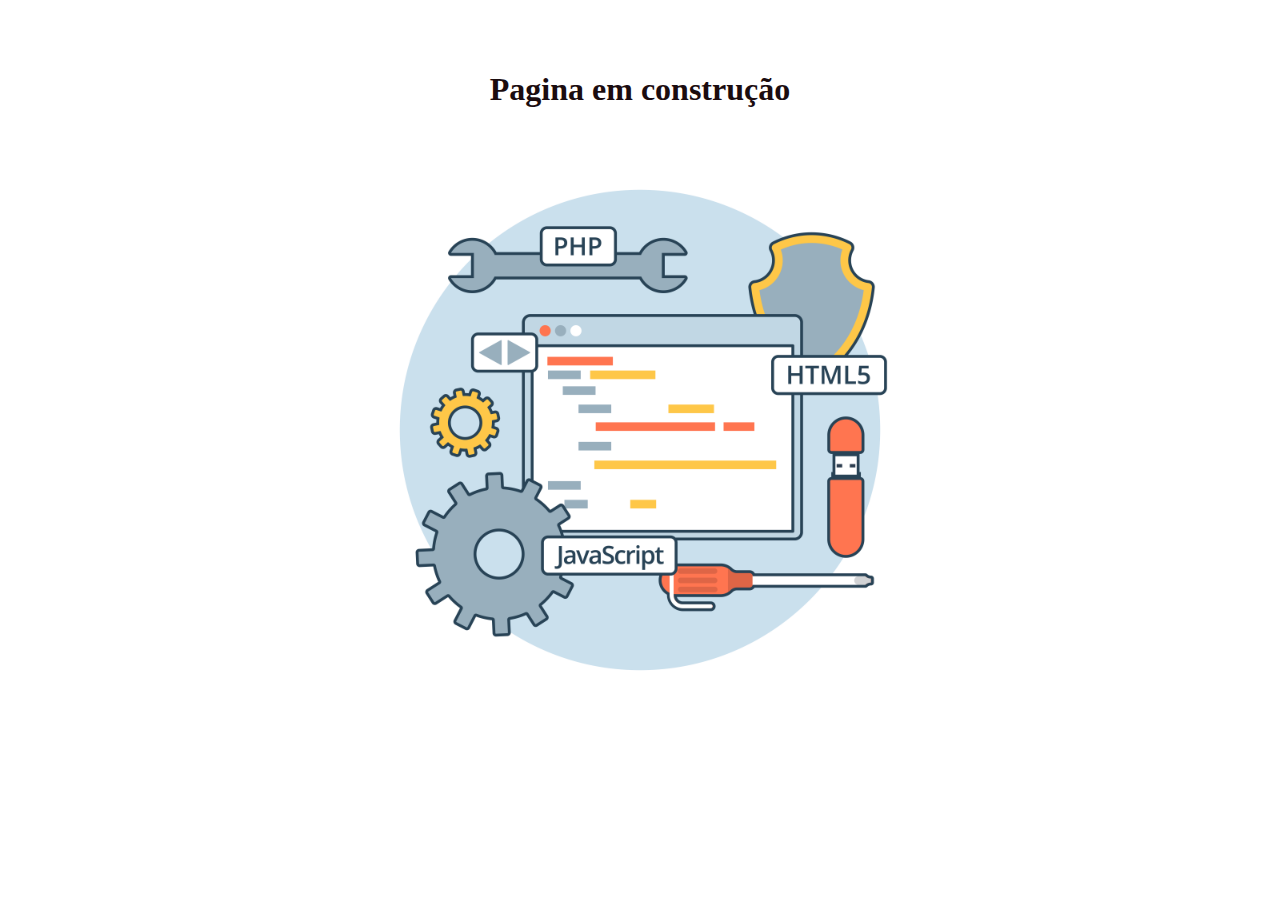
<file: html/estudos_css.html>
<!DOCTYPE html>
<html lang="en">

<head>
    <meta charset="UTF-8">
    <meta http-equiv="X-UA-Compatible" content="IE=edge">
    <meta name="viewport" content="width=device-width, initial-scale=1.0">
    <title>CSS</title>
</head>

<style>
    h1 {        
        padding: 50px 0 0;
    }
</style>

<body>

    <h1 style="color: rgb(27, 12, 15); text-align: center;">Pagina em construção</h1>

    <div style="text-align: center;">
        <img src="/img/7365.jpg" alt="construção" style="width: 600px;">
    </div>

</body>

</html>
</file>
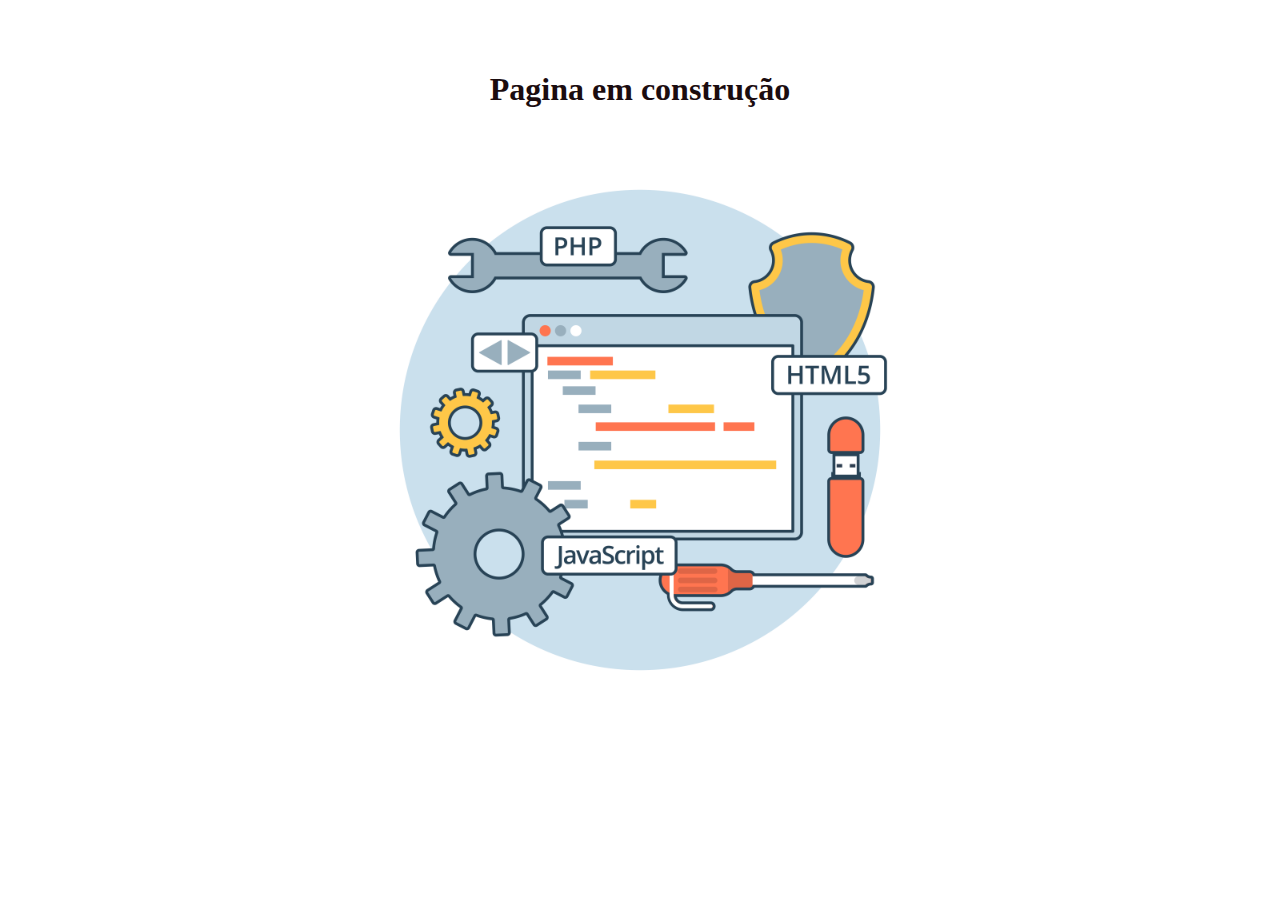
<file: html/estudos_js.html>
<!DOCTYPE html>
<html lang="en">

<head>
    <meta charset="UTF-8">
    <meta http-equiv="X-UA-Compatible" content="IE=edge">
    <meta name="viewport" content="width=device-width, initial-scale=1.0">
    <title>JS</title>
</head>

<style>
    h1 {        
        padding: 50px 0 0;
    }
</style>

<body>

    <h1 style="color: rgb(27, 12, 15); text-align: center;">Pagina em construção</h1>

    <div style="text-align: center;">
        <img src="/img/7365.jpg" alt="construção" style="width: 600px;">
    </div>

</body>

</html>
</file>
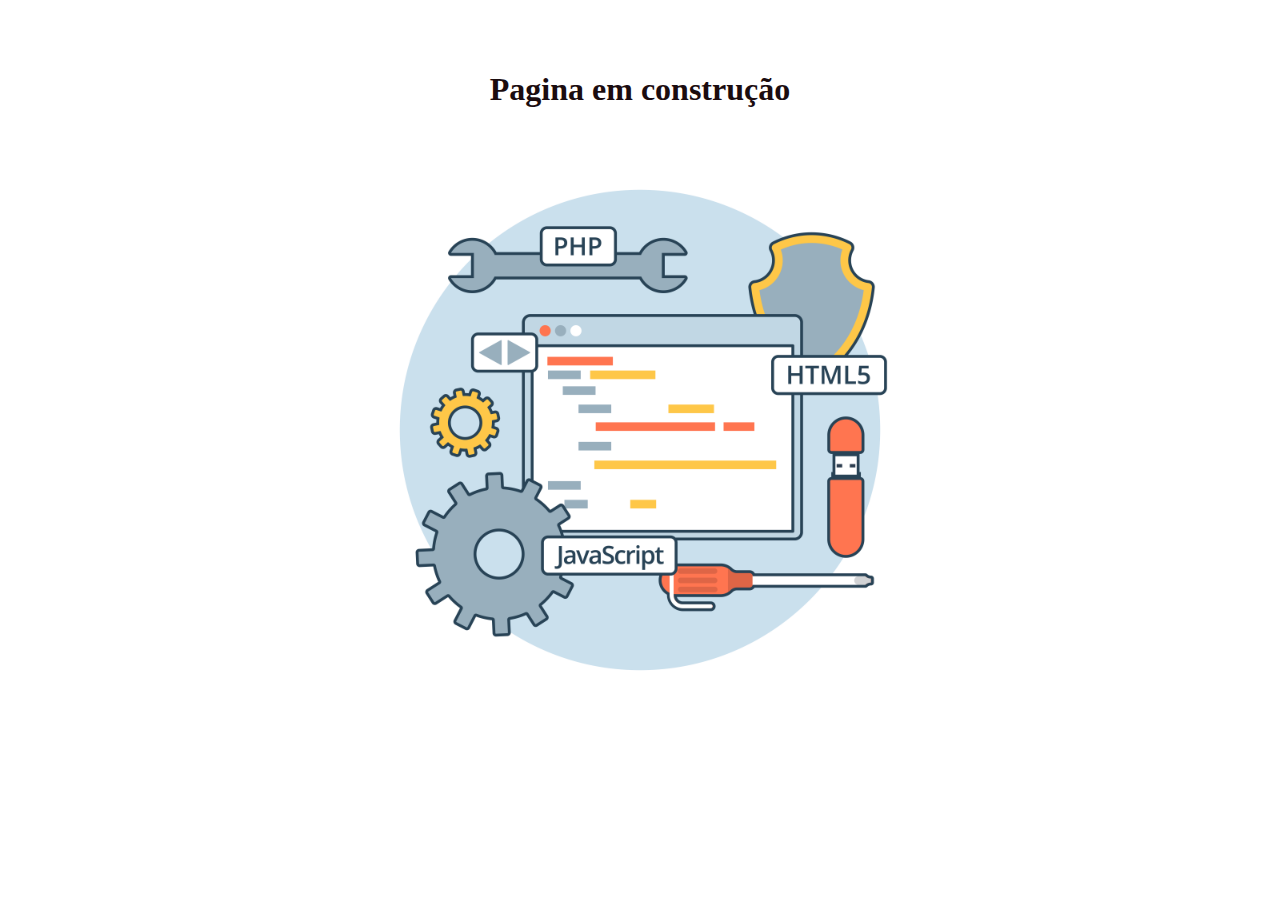
<file: html/python.html>
<!DOCTYPE html>
<html lang="en">

<head>
    <meta charset="UTF-8">
    <meta http-equiv="X-UA-Compatible" content="IE=edge">
    <meta name="viewport" content="width=device-width, initial-scale=1.0">
    <title>PYTHON</title>
</head>

<style>
    h1 {        
        padding: 50px 0 0;
    }
</style>

<body>

    <h1 style="color: rgb(27, 12, 15); text-align: center;">Pagina em construção</h1>

    <div style="text-align: center;">
        <img src="/img/7365.jpg" alt="construção" style="width: 600px;">
    </div>

</body>

</html>
</file>
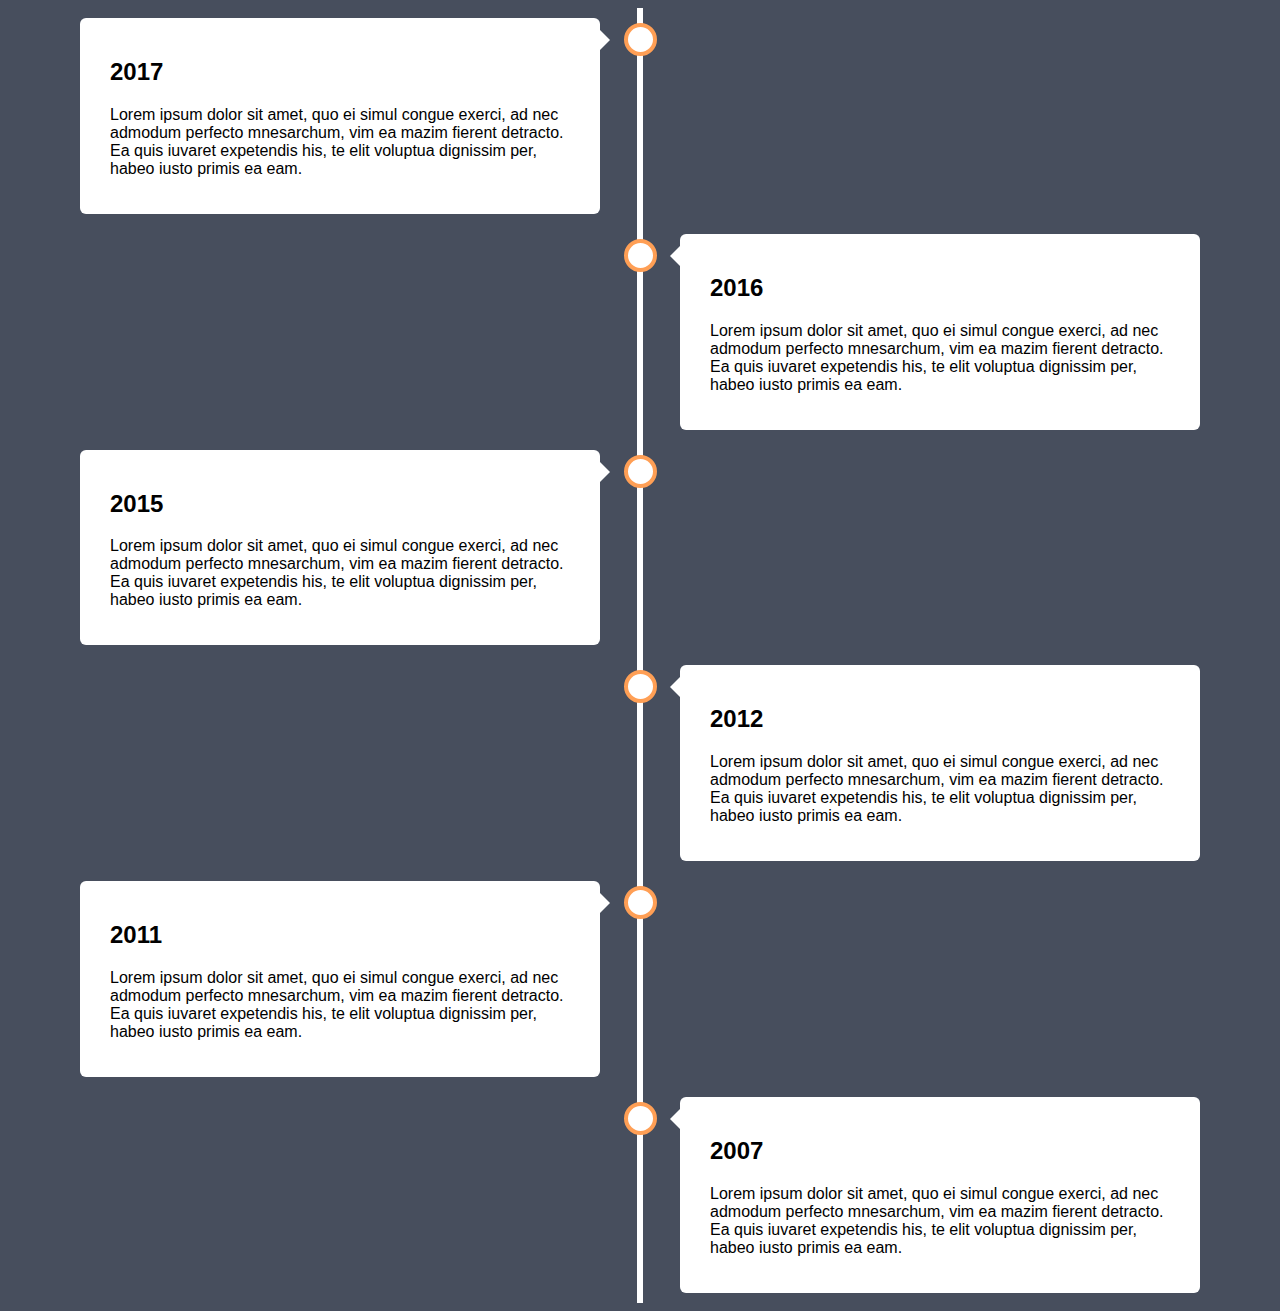
<file: html/teste.html>
<!DOCTYPE html>
<html>
<head>
<meta name="viewport" content="width=device-width, initial-scale=1.0">
<style>
* {
  box-sizing: border-box;
}

body {
  background-color: #474e5d;
  font-family: Helvetica, sans-serif;
}

/* The actual timeline (the vertical ruler) */
.timeline {
  position: relative;
  max-width: 1200px;
  margin: 0 auto;
}

/* The actual timeline (the vertical ruler) */
.timeline::after {
  content: '';
  position: absolute;
  width: 6px;
  background-color: white;
  top: 0;
  bottom: 0;
  left: 50%;
  margin-left: -3px;
}

/* Container around content */
.container {
  padding: 10px 40px;
  position: relative;
  background-color: inherit;
  width: 50%;
}

/* The circles on the timeline */
.container::after {
  content: '';
  position: absolute;
  width: 25px;
  height: 25px;
  right: -17px;
  background-color: white;
  border: 4px solid #FF9F55;
  top: 15px;
  border-radius: 50%;
  z-index: 1;
}

/* Place the container to the left */
.left {
  left: 0;
}

/* Place the container to the right */
.right {
  left: 50%;
}

/* Add arrows to the left container (pointing right) */
.left::before {
  content: " ";
  height: 0;
  position: absolute;
  top: 22px;
  width: 0;
  z-index: 1;
  right: 30px;
  border: medium solid white;
  border-width: 10px 0 10px 10px;
  border-color: transparent transparent transparent white;
}

/* Add arrows to the right container (pointing left) */
.right::before {
  content: " ";
  height: 0;
  position: absolute;
  top: 22px;
  width: 0;
  z-index: 1;
  left: 30px;
  border: medium solid white;
  border-width: 10px 10px 10px 0;
  border-color: transparent white transparent transparent;
}

/* Fix the circle for containers on the right side */
.right::after {
  left: -16px;
}

/* The actual content */
.content {
  padding: 20px 30px;
  background-color: white;
  position: relative;
  border-radius: 6px;
}

/* Media queries - Responsive timeline on screens less than 600px wide */
@media screen and (max-width: 600px) {
  /* Place the timelime to the left */
  .timeline::after {
  left: 31px;
  }
  
  /* Full-width containers */
  .container {
  width: 100%;
  padding-left: 70px;
  padding-right: 25px;
  }
  
  /* Make sure that all arrows are pointing leftwards */
  .container::before {
  left: 60px;
  border: medium solid white;
  border-width: 10px 10px 10px 0;
  border-color: transparent white transparent transparent;
  }

  /* Make sure all circles are at the same spot */
  .left::after, .right::after {
  left: 15px;
  }
  
  /* Make all right containers behave like the left ones */
  .right {
  left: 0%;
  }
}
</style>
</head>
<body>

<div class="timeline">
  <div class="container left">
    <div class="content">
      <h2>2017</h2>
      <p>Lorem ipsum dolor sit amet, quo ei simul congue exerci, ad nec admodum perfecto mnesarchum, vim ea mazim fierent detracto. Ea quis iuvaret expetendis his, te elit voluptua dignissim per, habeo iusto primis ea eam.</p>
    </div>
  </div>
  <div class="container right">
    <div class="content">
      <h2>2016</h2>
      <p>Lorem ipsum dolor sit amet, quo ei simul congue exerci, ad nec admodum perfecto mnesarchum, vim ea mazim fierent detracto. Ea quis iuvaret expetendis his, te elit voluptua dignissim per, habeo iusto primis ea eam.</p>
    </div>
  </div>
  <div class="container left">
    <div class="content">
      <h2>2015</h2>
      <p>Lorem ipsum dolor sit amet, quo ei simul congue exerci, ad nec admodum perfecto mnesarchum, vim ea mazim fierent detracto. Ea quis iuvaret expetendis his, te elit voluptua dignissim per, habeo iusto primis ea eam.</p>
    </div>
  </div>
  <div class="container right">
    <div class="content">
      <h2>2012</h2>
      <p>Lorem ipsum dolor sit amet, quo ei simul congue exerci, ad nec admodum perfecto mnesarchum, vim ea mazim fierent detracto. Ea quis iuvaret expetendis his, te elit voluptua dignissim per, habeo iusto primis ea eam.</p>
    </div>
  </div>
  <div class="container left">
    <div class="content">
      <h2>2011</h2>
      <p>Lorem ipsum dolor sit amet, quo ei simul congue exerci, ad nec admodum perfecto mnesarchum, vim ea mazim fierent detracto. Ea quis iuvaret expetendis his, te elit voluptua dignissim per, habeo iusto primis ea eam.</p>
    </div>
  </div>
  <div class="container right">
    <div class="content">
      <h2>2007</h2>
      <p>Lorem ipsum dolor sit amet, quo ei simul congue exerci, ad nec admodum perfecto mnesarchum, vim ea mazim fierent detracto. Ea quis iuvaret expetendis his, te elit voluptua dignissim per, habeo iusto primis ea eam.</p>
    </div>
  </div>
</div>

</body>
</html>
</file>
